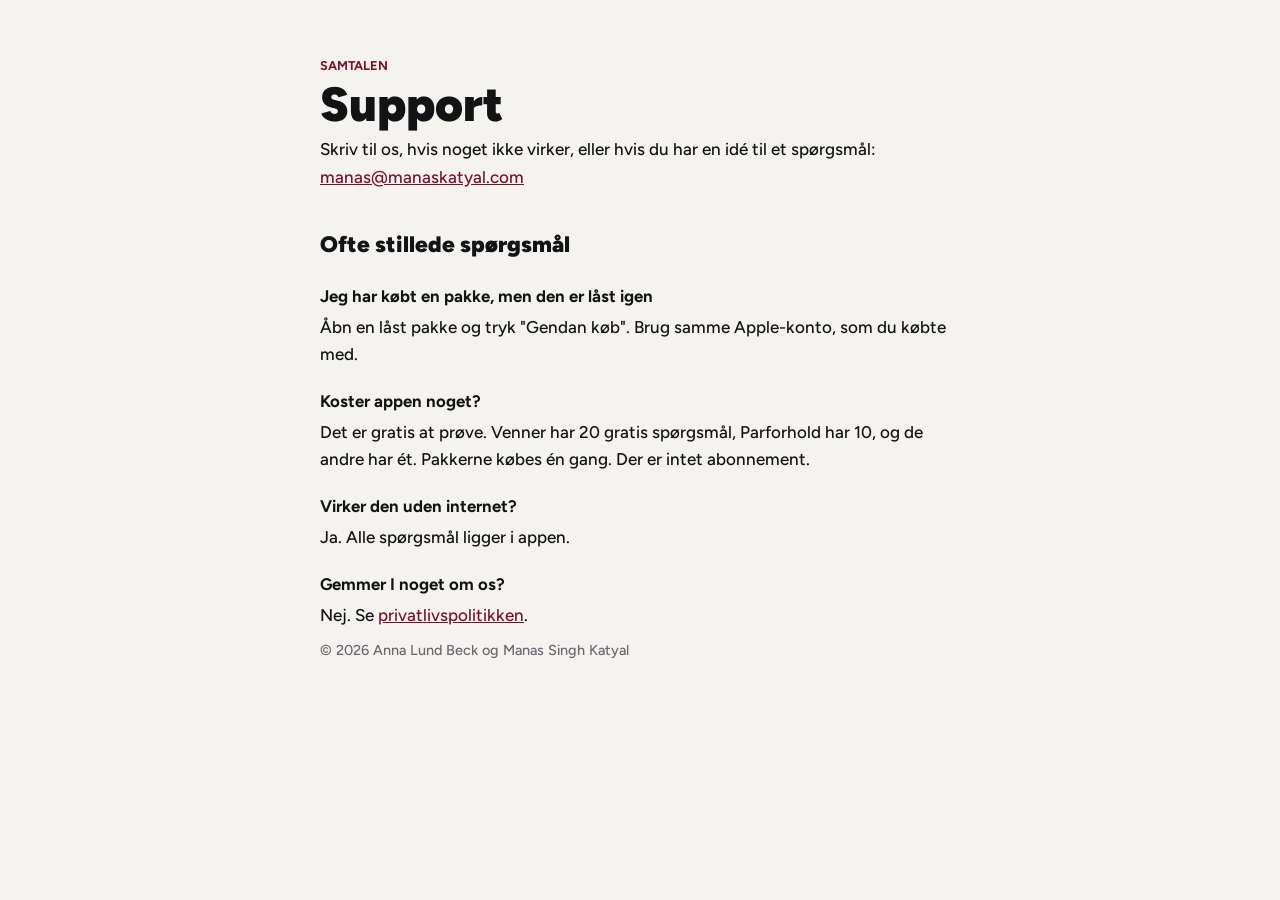
<file: index.html>
<!doctype html>
<html lang="da">
<head>
<meta charset="utf-8">
<meta name="viewport" content="width=device-width, initial-scale=1">
<title>Support · Samtalen</title>
<link rel="stylesheet" href="style.css">
</head>
<body>
<main>
  <p class="label">Samtalen</p>
  <h1>Support</h1>
  <p>Skriv til os, hvis noget ikke virker, eller hvis du har en idé til et spørgsmål: <a href="mailto:manas@manaskatyal.com">manas@manaskatyal.com</a></p>

  <h2>Ofte stillede spørgsmål</h2>
  <h3>Jeg har købt en pakke, men den er låst igen</h3>
  <p>Åbn en låst pakke og tryk "Gendan køb". Brug samme Apple-konto, som du købte med.</p>
  <h3>Koster appen noget?</h3>
  <p>Det er gratis at prøve. Venner har 20 gratis spørgsmål, Parforhold har 10, og de andre har ét. Pakkerne købes én gang. Der er intet abonnement.</p>
  <h3>Virker den uden internet?</h3>
  <p>Ja. Alle spørgsmål ligger i appen.</p>
  <h3>Gemmer I noget om os?</h3>
  <p>Nej. Se <a href="privatliv.html">privatlivspolitikken</a>.</p>

  <p class="meta">© 2026 Anna Lund Beck og Manas Singh Katyal</p>
</main>
</body>
</html>
</file>
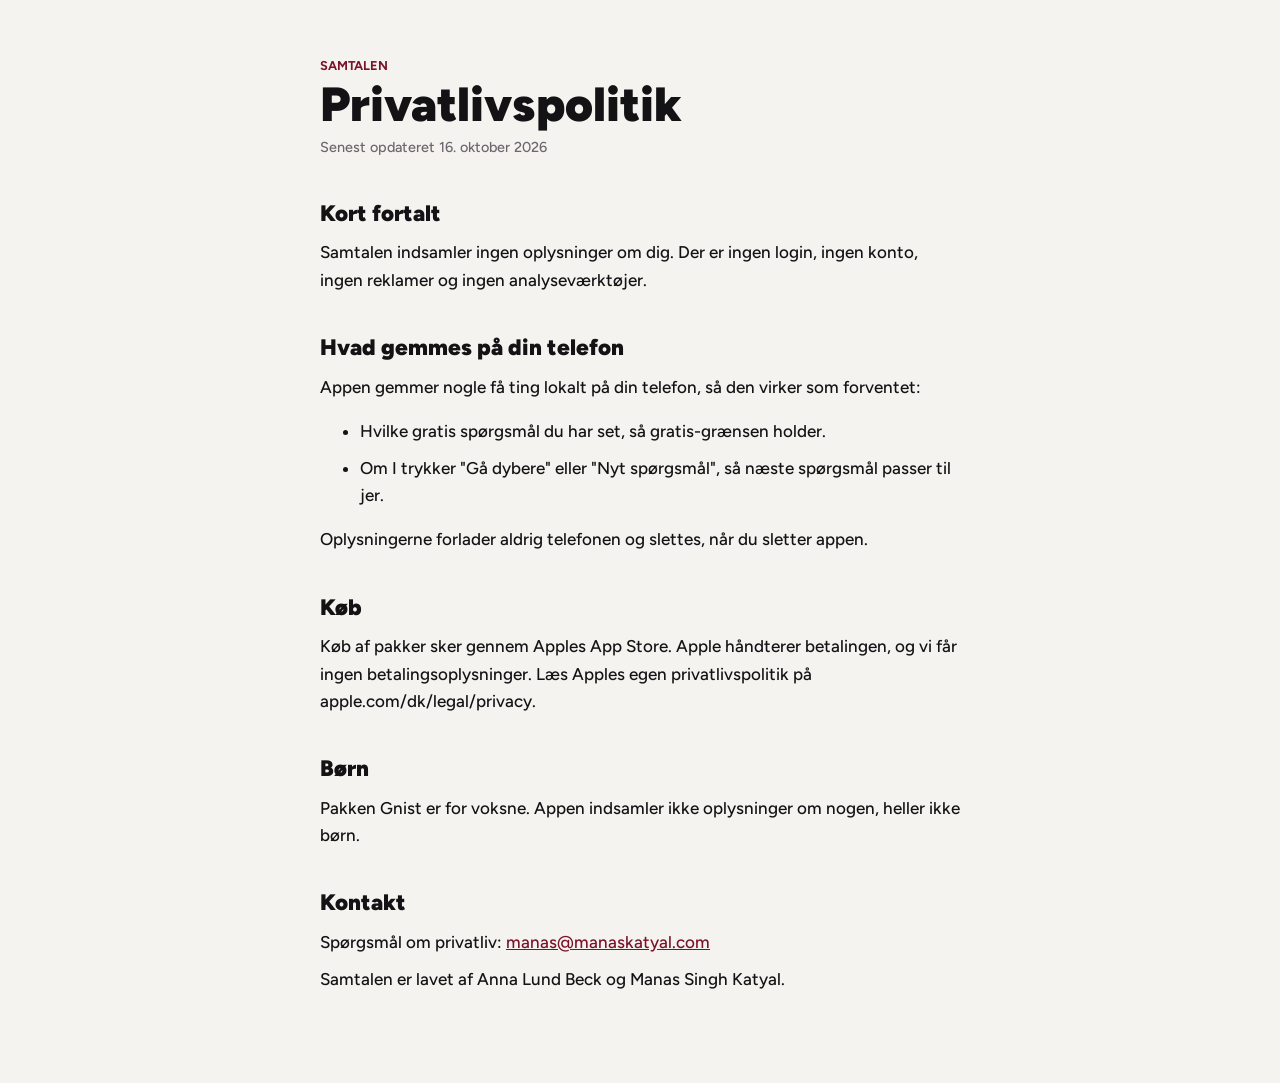
<file: privatliv.html>
<!doctype html>
<html lang="da">
<head>
<meta charset="utf-8">
<meta name="viewport" content="width=device-width, initial-scale=1">
<title>Privatlivspolitik · Samtalen</title>
<link rel="stylesheet" href="style.css">
</head>
<body>
<main>
  <p class="label">Samtalen</p>
  <h1>Privatlivspolitik</h1>
  <p class="meta">Senest opdateret 16. oktober 2026</p>

  <h2>Kort fortalt</h2>
  <p>Samtalen indsamler ingen oplysninger om dig. Der er ingen login, ingen konto, ingen reklamer og ingen analyseværktøjer.</p>

  <h2>Hvad gemmes på din telefon</h2>
  <p>Appen gemmer nogle få ting lokalt på din telefon, så den virker som forventet:</p>
  <ul>
    <li>Hvilke gratis spørgsmål du har set, så gratis-grænsen holder.</li>
    <li>Om I trykker "Gå dybere" eller "Nyt spørgsmål", så næste spørgsmål passer til jer.</li>
  </ul>
  <p>Oplysningerne forlader aldrig telefonen og slettes, når du sletter appen.</p>

  <h2>Køb</h2>
  <p>Køb af pakker sker gennem Apples App Store. Apple håndterer betalingen, og vi får ingen betalingsoplysninger. Læs Apples egen privatlivspolitik på apple.com/dk/legal/privacy.</p>

  <h2>Børn</h2>
  <p>Pakken Gnist er for voksne. Appen indsamler ikke oplysninger om nogen, heller ikke børn.</p>

  <h2>Kontakt</h2>
  <p>Spørgsmål om privatliv: <a href="mailto:manas@manaskatyal.com">manas@manaskatyal.com</a></p>
  <p>Samtalen er lavet af Anna Lund Beck og Manas Singh Katyal.</p>
</main>
</body>
</html>
</file>
<file: style.css>
@import url("https://fonts.googleapis.com/css2?family=Figtree:wght@500;700;900&display=swap");
:root { --bg: #F5F3EF; --ink: #131215; --muted: #6B6670; --accent: #7A1328; }
* { box-sizing: border-box; }
body { margin: 0; background: var(--bg); color: var(--ink); font: 500 17px/1.6 "Figtree", system-ui, sans-serif; padding: 0 20px; }
main { max-width: 640px; margin: 0 auto; padding: 56px 0 80px; }
h1 { font-size: 3rem; line-height: 1; font-weight: 900; margin: 4px 0 8px; }
h2 { font-size: 1.4rem; font-weight: 900; margin: 36px 0 8px; }
h3 { font-size: 1.05rem; font-weight: 700; margin: 20px 0 4px; }
p, li { margin: 0 0 10px; }
.label { font-weight: 700; color: var(--accent); text-transform: uppercase; font-size: .8rem; margin: 0; }
.meta { color: var(--muted); font-size: .9rem; }
a { color: var(--accent); }
</file>
